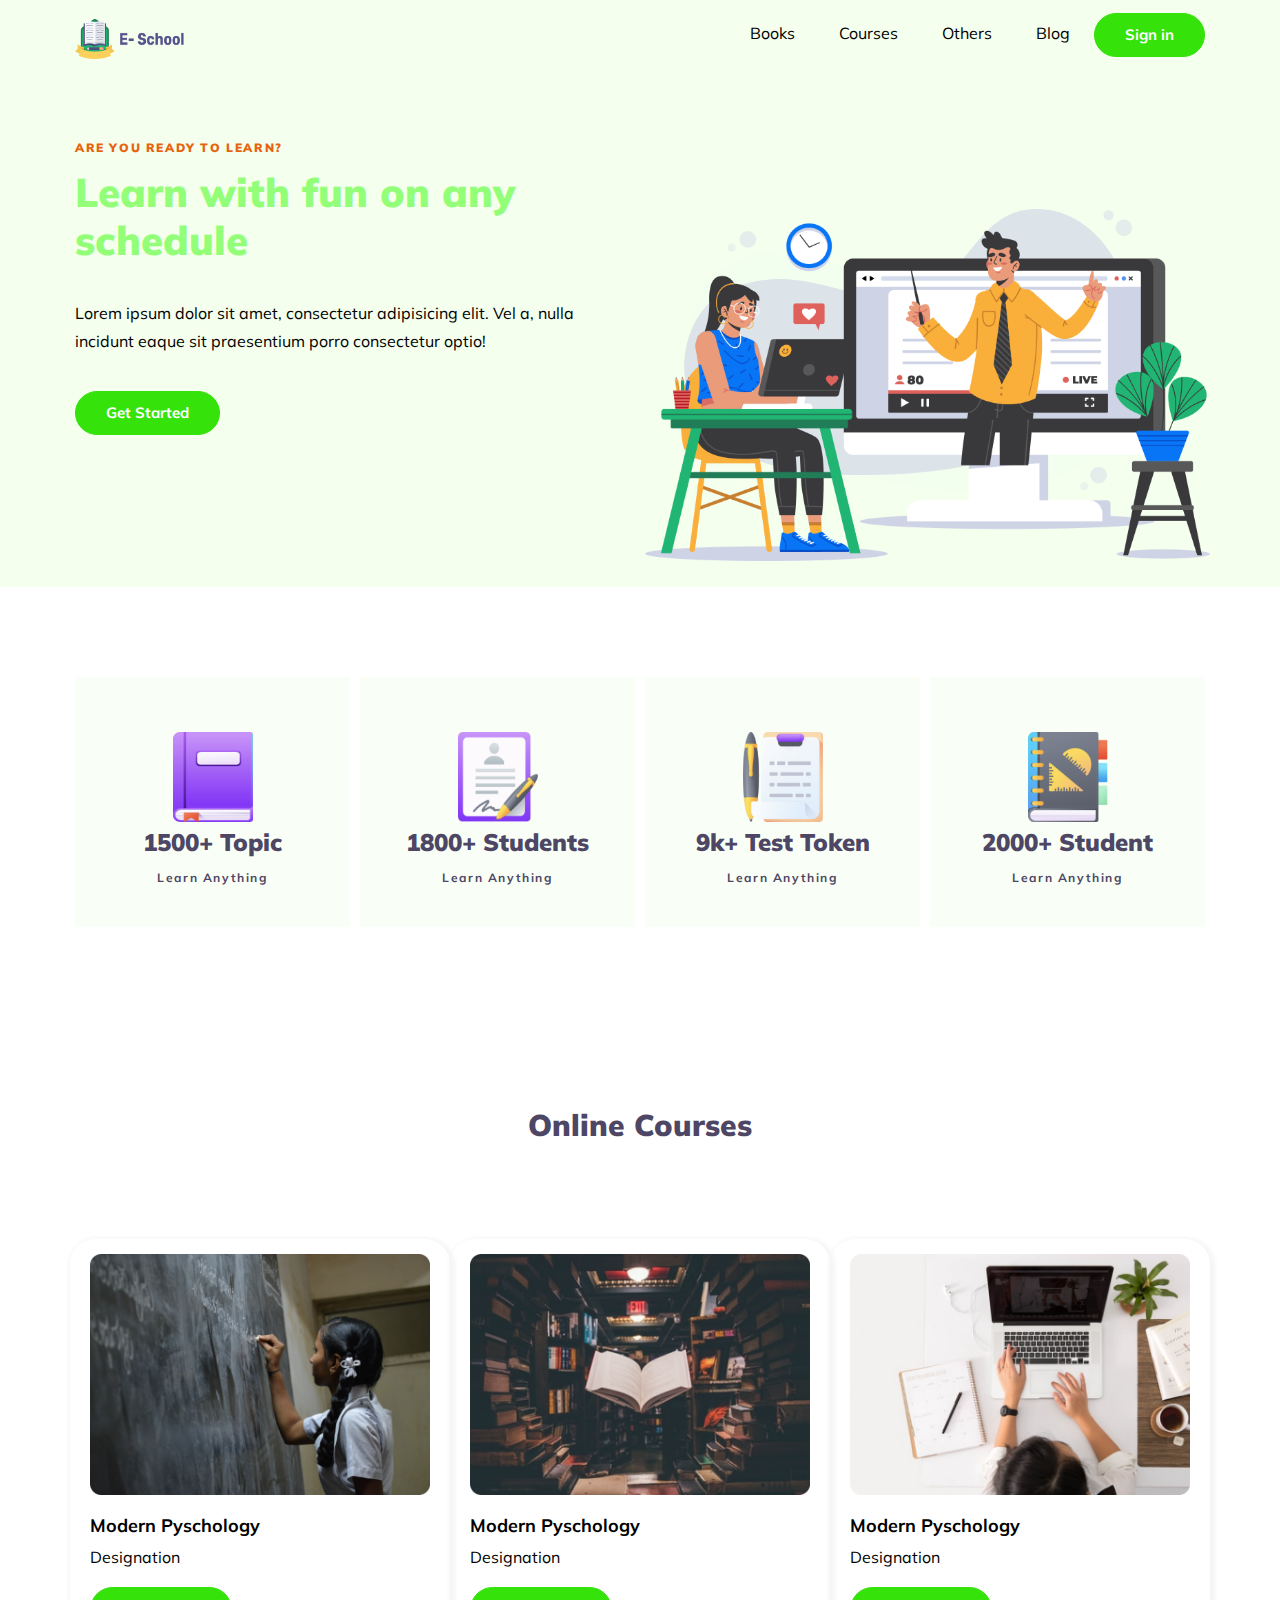
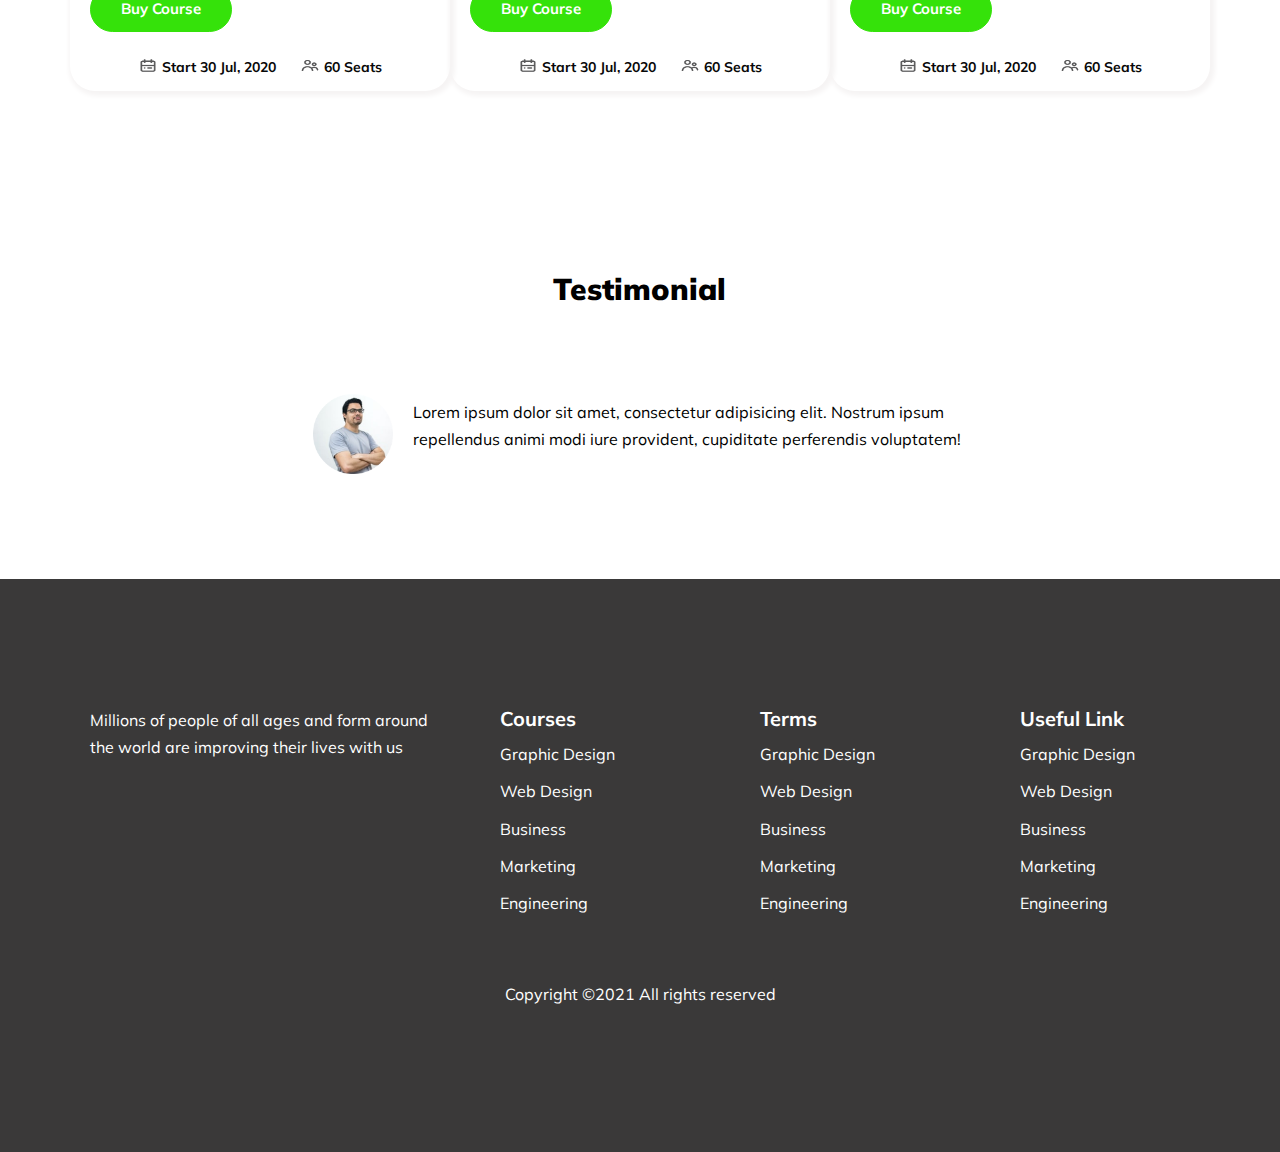
<file: index.html>
<!doctype html>
<html lang="en">
    <head>
        <title>E-School</title>
        <meta charset="utf-8">
        <meta name="viewport" content="width=device-width, initial-scale=1, shrink-to-fit=no">
        <link href="https://fonts.googleapis.com/css2?family=Mulish:wght@400;700;900&display=swap" rel="stylesheet">
        <link rel="stylesheet" href="css/style.css" />
    </head>
    <body data-spy="scroll" data-target=".site-navbar-target" data-offset="300">
        <div class="site-wrap">
            <div class="site-mobile-menu site-navbar-target">
                <div class="site-mobile-menu-header">
                    <div class="site-mobile-menu-close mt-3">
                        <span class="icon-close2 js-menu-toggle"></span>
                    </div>
                </div>
                <div class="site-mobile-menu-body"></div>
            </div>
            <header class="site-navbar light js-sticky-header site-navbar-target" role="banner">
                <div class="container">
                    <div class="row align-items-center">
                        <div class="col-6 col-xl-2">
                            <div><img src="icons/Logo.png" class="site-logo"></img></div>
                        </div>
                        <div class="col-12 col-md-10 d-none d-xl-block">
                            <nav class="site-navigation position-relative text-right" role="navigation">
                                <ul class="site-menu main-menu js-clone-nav mr-auto d-none d-lg-block">
                                    <li><a href="" class="nav-link">Books</a></li>
                                    <li><a href="" class="nav-link">Courses</a></li>
                                    <li><a href="" class="nav-link">Others</a></li>
                                    <li><a href="" class="nav-link">Blog</a></li>
                                    <li><button class="btn btn-primary">Sign in</button></li>
                                </ul>
                            </nav>
                        </div>
                        <div class="col-6 d-inline-block d-xl-none ml-md-0 py-3" style="position: relative; top: 3px;"><a href="#" class="site-menu-toggle js-menu-toggle float-right"><span class="icon-menu h3 text-black"></span></a></div>
                    </div>
                </div>
            </header>
            <div class="hero-v1">
                <div class="container">
                    <div class="row align-items-center">
                        <div class="col-lg-6 mr-auto text-center text-lg-left">
                            <span class="d-block subheading">Are You Ready to Learn?</span>
                            <h1 class="heading mb-3">Learn with fun on <span class="inside-text">any schedule</span> </h1>
                            <p class="site-text">Lorem ipsum dolor sit amet, consectetur adipisicing elit. Vel a, nulla incidunt eaque sit praesentium porro consectetur optio!</p>
                            <p class="mb-4"><button class="btn btn-primary" onclick="location.href='form.html'">Get Started</button></p>
                        </div>
                        <div class="col-lg-6">
                            <figure class="illustration">
                                <img src="images/Illustration.png" alt="Image" class="img-fluid">
                            </figure>
                        </div>
                        <div class="col-lg-6"></div>
                    </div>
                </div>
            </div>
            
            <div class="site-section stats">
                <div class="container">
                    <div class="row">
                        <div class="col-lg-3">
                            <a href="#" class="thumb">
                            <div class="data icon-5">
                                <span class="icon text-primary">
                                <img src="icons/book.png" class = "icon-4"></img>
                                </span>
                                <strong class="d-block number">1500+ Topic</strong>
                                <span class="label">Learn Anything</span>
                            </div>
                            </a>
                        </div>
                        <div class="col-lg-3">
                            <a href="#" class="thumb">
                            <div class="data icon-5">
                                <span class="icon text-primary">
                                    <img src="icons/Student.png" class = "icon-4"></img>
                                </span>
                                <strong class="d-block number">1800+ Students</strong>
                                <span class="label">Learn Anything</span>
                            </div>
                            </a>
                        </div>
                        <div class="col-lg-3">
                            <a href="#" class="thumb">
                            <div class="data icon-5">
                                <span class="icon text-primary">
                                    <img src="icons/Test.png" class = "icon-4"></img>
                                </span>
                                <strong class="d-block number">9k+ Test Token</strong>
                                <span class="label">Learn Anything</span>
                            </div>
                            </a>
                        </div>
                        <div class="col-lg-3">
                            <a href="#" class="thumb">
                            <div class="data icon-5">
                                <span class="icon text-primary">
                                    <img src="icons//Students.png" class = "icon-4"></img>
                                </span>
                                <strong class="d-block number">2000+ Student</strong>
                                <span class="label">Learn Anything</span>
                            </div>
                            </a>
                        </div>
                    </div>
                </div>
            </div>
            <div class="site-section">
                <div class="container">
                    <div class="row mb-5">
                        <div class="col-lg-7 mx-auto text-center">
                            <h1 class="mb-5 section-heading">Online Courses</h1>
                        </div>
                    </div>
                    <div class="row">
                        <div class="col-lg-4">
                            <div class="post-entry">
                                <a href="#" class="thumb">
                                <img src="images/Morder pyschology.png" alt="Image" class="img-fluid">
                                </a>
                                <h3 class = "site-text">Modern Pyschology</h3>
                                <p class = "site-text-1">Designation</p>
                                <p class="mb-4 site"><button class="btn btn-primary" id="course1">Buy Course</button></p>
                                <div class="post-meta text-center">
                                    <a href="">
                                    <img src="icons/calendar.png"  alt="" class="icon-courses">
                                    <span>Start 30 Jul, 2020</span>
                                    </a>
                                    <a href="#">
                                    <img src="icons/people.png"  alt="" class="icon-courses">
                                    <span id="seatNumber1">60</span> Seats
                                    </a>
                                </div>
                            </div>
                        </div>
                        <div class="col-lg-4">
                            <div class="post-entry">
                                <a href="#" class="thumb">
                                <img src="images/Morder psyc.png" alt="Image" class="img-fluid">
                                </a>
                                <h3 class = "site-text">Modern Pyschology</h3>
                                <p class = "site-text-1">Designation</p>
                                <p class="mb-4 site"><button class="btn btn-primary" id="course2">Buy Course</button></p>
                                <div class="post-meta text-center">
                                    <a href="">
                                    <img src="icons/calendar.png"  alt="" class="icon-courses">
                                    <span>Start 30 Jul, 2020</span>
                                    </a>
                                    <a href="#">
                                        <img src="icons/people.png"  alt="" class="icon-courses">
                                        <span id="seatNumber2">60</span> Seats
                                    </a>
                                </div>
                            </div>
                        </div>
                        <div class="col-lg-4">
                            <div class="post-entry">
                                <a href="#" class="thumb">
                                <img src="images/Morder pychons.png" alt="Image" class="img-fluid">
                                </a>
                                <h3 class = "site-text">Modern Pyschology</h3>
                                <p class = "site-text-1">Designation</p>
                                <p class="mb-4 site"><button class="btn btn-primary" id="course3">Buy Course</button></p>
                                <div class="post-meta text-center">
                                    <a href="">
                                    <img src="icons/calendar.png"  alt="" class="icon-courses">
                                    <span>Start 30 Jul, 2020</span>
                                    </a>
                                    <a href="#">
                                    <img src="icons/people.png"  alt="" class="icon-courses">
                                    <span id="seatNumber3">60</span> Seats
                                    </a>
                                </div>
                            </div>
                        </div>
                    </div>
                </div>
            </div>
            <div class="site-section bg-primary-light">
                <div class="container">
                    <div class="row mb-5">
                        <div class="col-lg-7 mx-auto text-center">
                            <h2 class="mb-4 section-heading-1">Testimonial</h2>
                        </div>
                    </div>
                    <div class="row">
                        <div class="col-lg-7 mx-auto text-center">
                            <div class="symptom d-flex">
                                <div class="img">
                                    <img src="images/Man.png" alt="Image" class="img-fluid">
                                </div>
                                <div >
                                    <p class = "site-text"> Lorem ipsum dolor sit amet, consectetur adipisicing elit. Nostrum ipsum repellendus animi modi iure provident, cupiditate perferendis voluptatem!</p>
                                </div>
                            </div>
                        </div>
                    </div>
                </div>
            </div>
            <div class="site-footer">
                <div class="container">
                    <div class="row">
                        <div class="col-lg-4-f">
                            <p>Millions of people of all ages and form around the world are improving their lives with us</p>
                        </div>
                        <div class="col-lg-8">
                            <div class="row">
                                <div class="col-lg-4-f">
                                    <ul class="list-unstyled">
                                        <li><h5>Courses</h5></li>
                                        <li><a href="#">Graphic Design</a></li>
                                        <li><a href="#">Web Design</a></li>
                                        <li><a href="#">Business</a></li>
                                        <li><a href="#">Marketing</a></li>
                                        <li><a href="#">Engineering</a></li>
                                    </ul>
                                </div>
                                <div class="col-lg-4-f">
                                    <ul class="list-unstyled">
                                        <li><h5>Terms</h5></li>
                                        <li><a href="#">Graphic Design</a></li>
                                        <li><a href="#">Web Design</a></li>
                                        <li><a href="#">Business</a></li>
                                        <li><a href="#">Marketing</a></li>
                                        <li><a href="#">Engineering</a></li>
                                    </ul>
                                </div>
                                <div class="col-lg-4-f">
                                    <ul class="list-unstyled">
                                        <li><h5>Useful Link</h5></li>
                                        <li><a href="#">Graphic Design</a></li>
                                        <li><a href="#">Web Design</a></li>
                                        <li><a href="#">Business</a></li>
                                        <li><a href="#">Marketing</a></li>
                                        <li><a href="#">Engineering</a></li>
                                    </ul>
                                </div>
                            </div>
                        </div>
                    </div>
                    <div class="row text-center">
                        <div class="col-md-12">
                        <div class="pt-5">
                        <p class="copyright">Copyright ©2021 All rights reserved</p>
                        </div>
                        </div>
                        </div>
                </div>
            </div>
        </div>
        </div> 
        
        <script type="text/javascript" src="js/jquery-3.6.0.min.js"></script>

        <script type="text/javascript">
            $('#course1').click(function() {
                $('#seatNumber1').html(function(i, val) { 
                    val = val*1-1;
                    if (val > -1){
                        return  val;
                    }
                });
            });
            $('#course2').click(function() {
                $('#seatNumber2').html(function(i, val) { 
                    val = val*1-1;
                    if (val > -1){
                        return  val;
                    }
                });
            });
            $('#course3').click(function() {
                $('#seatNumber3').html(function(i, val) { 
                    val = val*1-1;
                    if (val > -1){
                        return  val;
                    }
                });
            });
        </script>
    </body>
</html>
</file>
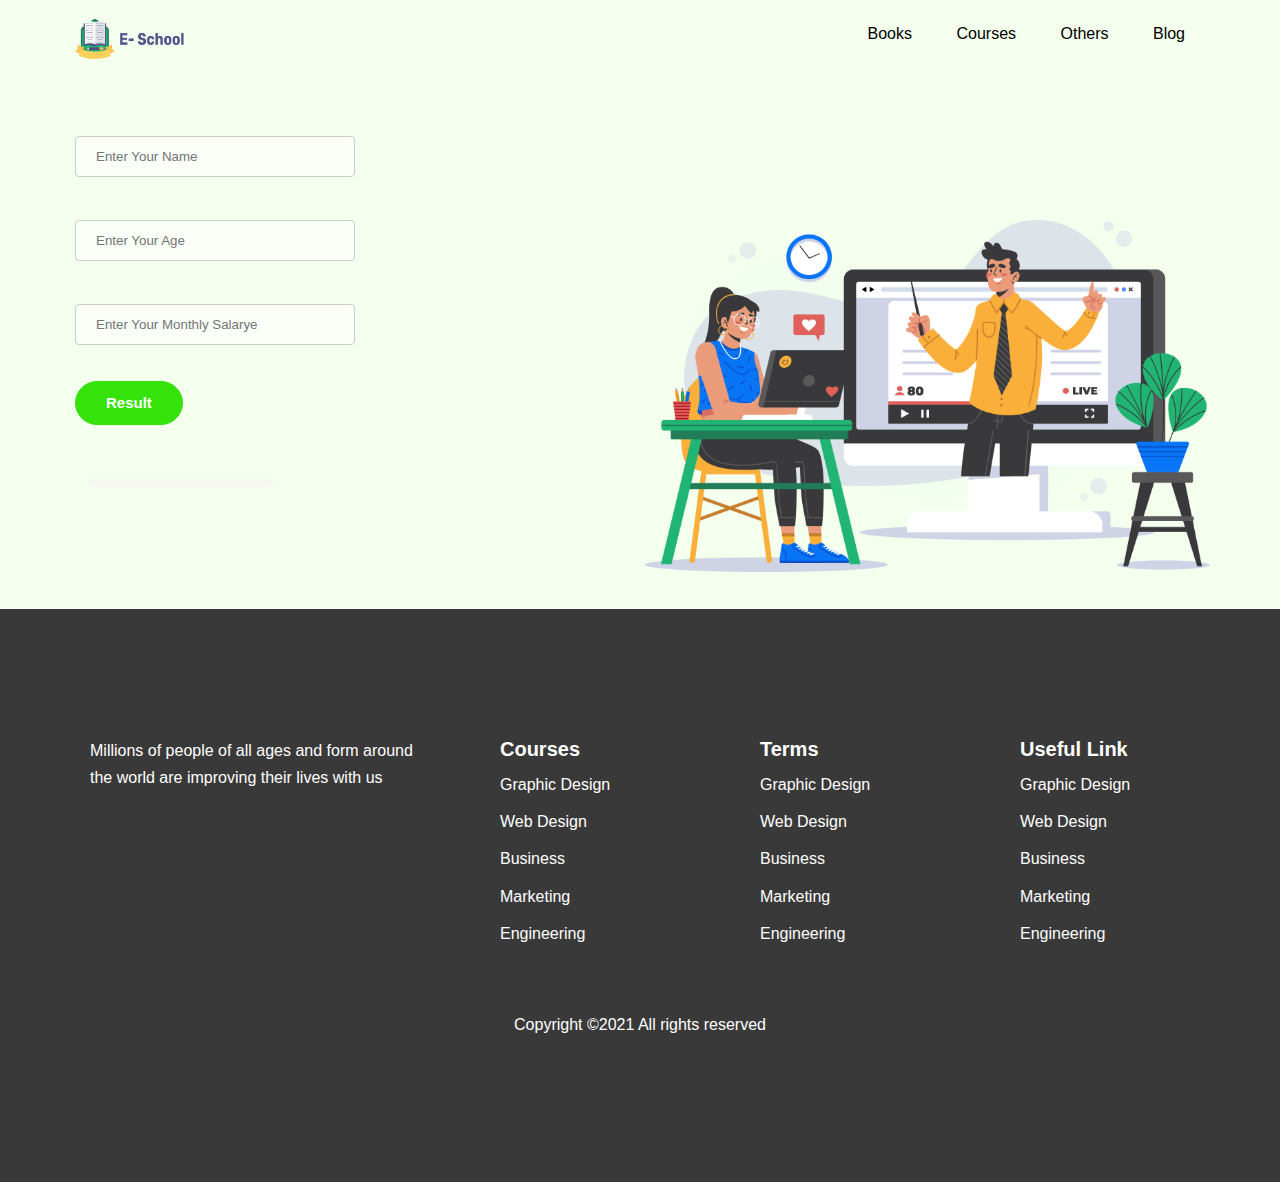
<file: form.html>
<html lang="en">
<head>
    <meta charset="UTF-8">
    <meta http-equiv="X-UA-Compatible" content="IE=edge">
    <meta name="viewport" content="width=device-width, initial-scale=1.0">
    <title>Form</title>
    <link rel="stylesheet" href="css/style.css">
</head>
<body>
    <header class="site-navbar light js-sticky-header site-navbar-target" role="banner">
        <div class="container">
            <div class="row align-items-center">
                <div class="col-6 col-xl-2">
                    <div><img src="icons/Logo.png" class="site-logo"></img></div>
                </div>
                <div class="col-12 col-md-10 d-none d-xl-block">
                    <nav class="site-navigation position-relative text-right" role="navigation">
                        <ul class="site-menu main-menu js-clone-nav mr-auto d-none d-lg-block">
                            <li><a href="" class="nav-link">Books</a></li>
                            <li><a href="" class="nav-link">Courses</a></li>
                            <li><a href="" class="nav-link">Others</a></li>
                            <li><a href="" class="nav-link">Blog</a></li>
                        </ul>
                    </nav>
                </div>
                <div class="col-6 d-inline-block d-xl-none ml-md-0 py-3" style="position: relative; top: 3px;"><a href="#" class="site-menu-toggle js-menu-toggle float-right"><span class="icon-menu h3 text-black"></span></a></div>
            </div>
        </div>
    </header>
    <div class="hero-v1">
        <div class="container">
            <div class="row align-items-center">
                <div class="col-lg-6 mr-auto text-center text-lg-left">
                    <div class="input">
                    <input id = 'Name' type="text" placeholder="Enter Your Name" class>
                    <br><br>
                    <input id = 'Age' type="number" placeholder="Enter Your Age">
                    <br><br>
                    <input id = 'MonthlySalary' type="number" placeholder="Enter Your Monthly Salarye">
                    <br><br>
                    <button class = "btn btn-primary" onclick="process()">Result</button>
                </div>
                <div class="container">
                    <div class="row mb-5">
                        <div class="col-lg-7 mx-auto text-center">
                            <h1 class = "site-text" id = "h1"></h3>
                        </div>
                    </div>
                    <div class="col-lg-4">
                        <div class="post-entry">
                            <h3 class = "site-text" id = "h3"></h3>
                            <p class = "site-text-1" id = "p1"></p>
                        </div>
                    </div>
                </div>
            </div>
                <div class="col-lg-6">
                    <figure class="illustration">
                        <img src="images/Illustration.png" alt="Image" class="img-fluid">
                    </figure>
                </div>
                <div class="col-lg-6"></div>
            </div>
        </div>
    </div>
    <div class="site-footer">
        <div class="container">
            <div class="row">
                <div class="col-lg-4-f">
                    <p>Millions of people of all ages and form around the world are improving their lives with us</p>
                </div>
                <div class="col-lg-8">
                    <div class="row">
                        <div class="col-lg-4-f">
                            <ul class="list-unstyled">
                                <li><h5>Courses</h5></li>
                                <li><a href="#">Graphic Design</a></li>
                                <li><a href="#">Web Design</a></li>
                                <li><a href="#">Business</a></li>
                                <li><a href="#">Marketing</a></li>
                                <li><a href="#">Engineering</a></li>
                            </ul>
                        </div>
                        <div class="col-lg-4-f">
                            <ul class="list-unstyled">
                                <li><h5>Terms</h5></li>
                                <li><a href="#">Graphic Design</a></li>
                                <li><a href="#">Web Design</a></li>
                                <li><a href="#">Business</a></li>
                                <li><a href="#">Marketing</a></li>
                                <li><a href="#">Engineering</a></li>
                            </ul>
                        </div>
                        <div class="col-lg-4-f">
                            <ul class="list-unstyled">
                                <li><h5>Useful Link</h5></li>
                                <li><a href="#">Graphic Design</a></li>
                                <li><a href="#">Web Design</a></li>
                                <li><a href="#">Business</a></li>
                                <li><a href="#">Marketing</a></li>
                                <li><a href="#">Engineering</a></li>
                            </ul>
                        </div>
                    </div>
                </div>
            </div>
            <div class="row text-center">
                <div class="col-md-12">
                <div class="pt-5">
                <p class="copyright">Copyright ©2021 All rights reserved</p>
                </div>
                </div>
                </div>
        </div>
    </div>
    <script src="js/index.js"></script>
</body>
</html>
</file>
<file: css/style.css>
:root {
	--blue: #007bff;
	--indigo: #6610f2;
	--purple: #6f42c1;
	--pink: #e83e8c;
	--red: #e84a5f;
	--orange: #fd7e14;
	--yellow: #ffc107;
	--green: #a8df65;
	--teal: #20c997;
	--cyan: #47eef4;
	--white: #fff;
	--gray: #6c757d;
	--gray-dark: #343a40;
	--primary: #6f42c1;
	--secondary: #47eef4;
	--success: #a8df65;
	--info: #47eef4;
	--warning: #ffc107;
	--danger: #e84a5f;
	--light: #f8f9fa;
	--dark: #343a40;
	--breakpoint-xs: 0;
	--breakpoint-sm: 576px;
	--breakpoint-md: 768px;
	--breakpoint-lg: 992px;
	--breakpoint-xl: 1200px;
	--font-family-sans-serif: "Mulish", -apple-system, BlinkMacSystemFont, "Segoe UI", Roboto, "Helvetica Neue", Arial, "Noto Sans", sans-serif, "Apple Color Emoji", "Segoe UI Emoji", "Segoe UI Symbol", "Noto Color Emoji";
	--font-family-monospace: SFMono-Regular, Menlo, Monaco, Consolas, "Liberation Mono", "Courier New", monospace
}

*,
*::before,
*::after {
	-webkit-box-sizing: border-box;
	box-sizing: border-box
}

html {
	font-family: sans-serif;
	line-height: 1.15;
	-webkit-text-size-adjust: 100%;
	-webkit-tap-highlight-color: rgba(0, 0, 0, 0)
}

figure, header, nav {
	display: block
}

body {
	margin: 0;
	font-family: "Mulish", -apple-system, BlinkMacSystemFont, "Segoe UI", Roboto, "Helvetica Neue", Arial, "Noto Sans", sans-serif, "Apple Color Emoji", "Segoe UI Emoji", "Segoe UI Symbol", "Noto Color Emoji";
	font-size: 1rem;
	font-weight: 400;
	line-height: 1.5;
	color: #212529;
	text-align: left;
	background-color: #fff
}

[tabindex="-1"]:focus {
	outline: 0!important
}

hr {
	-webkit-box-sizing: content-box;
	box-sizing: content-box;
	height: 0;
	overflow: visible
}

h1,
h2,
h3,
h4,
h5,
h6 {
	margin-top: 0;
	margin-bottom: .5rem
}

p {
	margin-top: 0;
	margin-bottom: 1rem
}

ul {
	margin-top: 0;
	margin-bottom: 1rem
}

a {
	color: black;
	text-decoration: none;
	background-color: transparent
}

a:hover {
	color: yellowgreen;
	text-decoration: underline
}

a:not([href]):not([tabindex]) {
	color: inherit;
	text-decoration: none
}

a:not([href]):not([tabindex]):hover,
a:not([href]):not([tabindex]):focus {
	color: inherit;
	text-decoration: none
}

a:not([href]):not([tabindex]):focus {
	outline: 0
}

button:focus {
	outline: 1px dotted;
	outline: 5px auto -webkit-focus-ring-color
}

figure {
	margin: 0 0 1rem
}

img {
	vertical-align: middle;
	border-style: none
}

button {
	margin: 0;
	font-family: inherit;
	font-size: inherit;
	line-height: inherit
}

button,
input {
	overflow: visible
}

button {
	text-transform: none
}

button,
[type="button"],
[type="reset"],
[type="submit"] {
	-webkit-appearance: button
}

button:not(:disabled),
[type="button"]:not(:disabled),
[type="reset"]:not(:disabled),
[type="submit"]:not(:disabled) {
	cursor: pointer
}

button::-moz-focus-inner,
[type="button"]::-moz-focus-inner,
[type="reset"]::-moz-focus-inner,
[type="submit"]::-moz-focus-inner {
	padding: 0;
	border-style: none
}

h1,
h2,
h3,
h4,
h5,
h6,
.h1,
.h2,
.h3,
.h4,
.h5,
.h6 {
	margin-bottom: .5rem;
	font-weight: 700;
	line-height: 1.2
}

h1,
.h1 {
	font-size: 2.5rem
}

h2,
.h2 {
	font-size: 2rem
}

h3,
.h3 {
	font-size: 1.75rem
}

h4,
.h4 {
	font-size: 1.5rem
}

h5,
.h5 {
	font-size: 1.25rem
}

h6,
.h6 {
	font-size: 1rem
}

.img-fluid {
	max-width: 100%;
	height: auto;
	padding-top: 15px;
}

.figure {
	display: inline-block
}

.container {
	width: 100%;
	padding-right: 15px;
	padding-left: 15px;
	margin-right: auto;
	margin-left: auto
}

@media (min-width:576px) {
	.container {
		max-width: 540px
	}
}

@media (min-width:768px) {
	.container {
		max-width: 720px
	}
}

@media (min-width:992px) {
	.container {
		max-width: 960px
	}
}

@media (min-width:1200px) {
	.container {
		max-width: 1140px
	}
}

.row {
	display: -webkit-box;
	display: -ms-flexbox;
	display: flex;
	-ms-flex-wrap: wrap;
	flex-wrap: wrap;
	margin-right: -15px;
	margin-left: -15px;
	border-radius: 25px;
}

.col-6,
.col-7,
.col-12,
.col-lg-3,
.col-lg-4,
.col-sm-3,
.col-sm-6,
.col-md-3,
.col-md-4,
.col-md-5,
.col-md-6,
.col-md-8,
.col-md-9,
.col-md-10,
.col-md-12,
.col-lg-5,
.col-lg-6,
.col-lg-7,
.col-lg-8,
.col-lg-10,
.col-lg-12,
.col-xl-2 {
	position: relative;
	width: 100%;
	padding-right: 5px;
	padding-left: 5px
}
.col-lg-3{
	border-radius: 25px;
	position: relative;
	width: 100%;
	padding-right: 5px;
	padding-left: 5px;
	
}
.col-lg-4{
	border-radius: 25px;
	position: relative;
	width: 100%;
	padding-right: 20px;
	padding-left: 20px;
	box-shadow: 2px 2px 5px 3px #f6f4f4;
	
}
.col-lg-4-f{
	position: relative;
	width: 100%;
	padding-right: 20px;
	padding-left: 20px;
}
.col {
	-ms-flex-preferred-size: 0;
	flex-basis: 0;
	-webkit-box-flex: 1;
	-ms-flex-positive: 1;
	flex-grow: 1;
	max-width: 100%
}

.col-6 {
	-webkit-box-flex: 0;
	-ms-flex: 0 0 50%;
	flex: 0 0 50%;
	max-width: 50%
}

.col-7 {
	-webkit-box-flex: 0;
	-ms-flex: 0 0 58.33333%;
	flex: 0 0 58.33333%;
	max-width: 58.33333%
}

.col-12 {
	-webkit-box-flex: 0;
	-ms-flex: 0 0 100%;
	flex: 0 0 100%;
	max-width: 100%
}

@media (min-width:576px) {
	.col-sm-3 {
		-webkit-box-flex: 0;
		-ms-flex: 0 0 25%;
		flex: 0 0 25%;
		max-width: 25%
	}
	.col-sm-6 {
		-webkit-box-flex: 0;
		-ms-flex: 0 0 50%;
		flex: 0 0 50%;
		max-width: 50%
	}
}

@media (min-width:768px) {
	.col-md-3 {
		-webkit-box-flex: 0;
		-ms-flex: 0 0 25%;
		flex: 0 0 25%;
		max-width: 25%
	}
	.col-md-4 {
		-webkit-box-flex: 0;
		-ms-flex: 0 0 33.33333%;
		flex: 0 0 33.33333%;
		max-width: 33.33333%
	}
	.col-md-5 {
		-webkit-box-flex: 0;
		-ms-flex: 0 0 41.66667%;
		flex: 0 0 41.66667%;
		max-width: 41.66667%
	}
	.col-md-6 {
		-webkit-box-flex: 0;
		-ms-flex: 0 0 50%;
		flex: 0 0 50%;
		max-width: 50%
	}
	.col-md-8 {
		-webkit-box-flex: 0;
		-ms-flex: 0 0 66.66667%;
		flex: 0 0 66.66667%;
		max-width: 66.66667%
	}
	.col-md-9 {
		-webkit-box-flex: 0;
		-ms-flex: 0 0 75%;
		flex: 0 0 75%;
		max-width: 75%
	}
	.col-md-10 {
		-webkit-box-flex: 0;
		-ms-flex: 0 0 83.33333%;
		flex: 0 0 83.33333%;
		max-width: 83.33333%
	}
	.col-md-12 {
		-webkit-box-flex: 0;
		-ms-flex: 0 0 100%;
		flex: 0 0 100%;
		max-width: 100%
	}
}

@media (min-width:992px) {
	.col-lg-3 {
		-webkit-box-flex: 0;
		-ms-flex: 0 0 25%;
		flex: 0 0 25%;
		max-width: 25%
	}
	.col-lg-4 {
		-webkit-box-flex: 0;
		-ms-flex: 0 0 33.33333%;
		flex: 0 0 33.33333%;
		max-width: 33.33333%
	}
	.col-lg-4-f {
		-webkit-box-flex: 0;
		-ms-flex: 0 0 33.33333%;
		flex: 0 0 33.33333%;
		max-width: 33.33333%
	}
	.col-lg-5 {
		-webkit-box-flex: 0;
		-ms-flex: 0 0 41.66667%;
		flex: 0 0 41.66667%;
		max-width: 41.66667%
	}
	.col-lg-6 {
		-webkit-box-flex: 0;
		-ms-flex: 0 0 50%;
		flex: 0 0 50%;
		max-width: 50%
	}
	.col-lg-7 {
		-webkit-box-flex: 0;
		-ms-flex: 0 0 58.33333%;
		flex: 0 0 58.33333%;
		max-width: 58.33333%
	}
	.col-lg-8 {
		-webkit-box-flex: 0;
		-ms-flex: 0 0 66.66667%;
		flex: 0 0 66.66667%;
		max-width: 66.66667%
	}
	.col-lg-10 {
		-webkit-box-flex: 0;
		-ms-flex: 0 0 83.33333%;
		flex: 0 0 83.33333%;
		max-width: 83.33333%
	}
	.col-lg-12 {
		-webkit-box-flex: 0;
		-ms-flex: 0 0 100%;
		flex: 0 0 100%;
		max-width: 100%
	}
}

@media (min-width:1200px) {
	.col-xl-2 {
		-webkit-box-flex: 0;
		-ms-flex: 0 0 16.66667%;
		flex: 0 0 16.66667%;
		max-width: 16.66667%
	}
}

.btn {
	display: inline-block;
	font-weight: 400;
	color: #212529;
	text-align: center;
	vertical-align: middle;
	-webkit-user-select: none;
	-moz-user-select: none;
	-ms-user-select: none;
	user-select: none;
	background-color: transparent;
	border: 1px solid transparent;
	padding: .375rem .75rem;
	font-size: 1rem;
	line-height: 1.5;
	border-radius: .25rem;
	-webkit-transition: color .15s ease-in-out, background-color .15s ease-in-out, border-color .15s ease-in-out, -webkit-box-shadow .15s ease-in-out;
	transition: color .15s ease-in-out, background-color .15s ease-in-out, border-color .15s ease-in-out, -webkit-box-shadow .15s ease-in-out;
	-o-transition: color .15s ease-in-out, background-color .15s ease-in-out, border-color .15s ease-in-out, box-shadow .15s ease-in-out;
	transition: color .15s ease-in-out, background-color .15s ease-in-out, border-color .15s ease-in-out, box-shadow .15s ease-in-out;
	transition: color .15s ease-in-out, background-color .15s ease-in-out, border-color .15s ease-in-out, box-shadow .15s ease-in-out, -webkit-box-shadow .15s ease-in-out
}

@media (prefers-reduced-motion:reduce) {
	.btn {
		-webkit-transition: none;
		-o-transition: none;
		transition: none
	}
}

.btn:hover {
	color: #212529;
	text-decoration: none
}

.btn:focus,
.btn.focus {
	outline: 0;
	-webkit-box-shadow: 0 0 0 .2rem rgba(111, 66, 193, .25);
	box-shadow: 0 0 0 .2rem rgba(111, 66, 193, .25)
}

.btn.disabled,
.btn:disabled {
	opacity: .65
}

a.btn.disabled,
fieldset:disabled a.btn {
	pointer-events: none
}

.btn-primary {
	color: #fff;
	background-color: #6f42c1;
	border-color: #6f42c1;
}

.btn-primary:hover {
	color: #fff;
	background-color: #5e37a6;
	border-color: #59339d
}

.btn-primary:focus,
.btn-primary.focus {
	-webkit-box-shadow: 0 0 0 .2rem rgba(133, 94, 202, .5);
	box-shadow: 0 0 0 .2rem rgba(133, 94, 202, .5)
}

.btn-primary.disabled,
.btn-primary:disabled {
	color: #fff;
	background-color: #6f42c1;
	border-color: #6f42c1
}

.btn-primary:not(:disabled):not(.disabled):active,
.btn-primary:not(:disabled):not(.disabled).active,
.show>.btn-primary.dropdown-toggle {
	color: #fff;
	background-color: #59339d;
	border-color: #533093
}

.btn-primary:not(:disabled):not(.disabled):active:focus,
.btn-primary:not(:disabled):not(.disabled).active:focus,
.show>.btn-primary.dropdown-toggle:focus {
	-webkit-box-shadow: 0 0 0 .2rem rgba(133, 94, 202, .5);
	box-shadow: 0 0 0 .2rem rgba(133, 94, 202, .5)
}

.btn-sm {
	padding: .25rem .5rem;
	font-size: .875rem;
	line-height: 1.5;
	border-radius: .2rem
}

.nav-link {
	display: block;
	padding: .5rem 1rem
}

.nav-link:hover,
.nav-link:focus {
	text-decoration: none
}

.nav-link.disabled {
	color: #6c757d;
	pointer-events: none;
	cursor: default
}

.bg-primary {
	background-color: #6f42c1!important
}

a.bg-primary:hover,
a.bg-primary:focus,
button.bg-primary:hover,
button.bg-primary:focus {
	background-color: #59339d!important
}

.bg-light {
	background-color: #f8f9fa!important
}

a.bg-light:hover,
a.bg-light:focus,
button.bg-light:hover,
button.bg-light:focus {
	background-color: #dae0e5!important
}

.bg-transparent {
	background-color: transparent!important
}

.border {
	border: 1px solid #dee2e6!important
}

.border-top {
	border-top: 1px solid #dee2e6!important
}

.border-secondary {
	border-color: #47eef4!important
}

.d-none {
	display: none!important
}

.d-inline-block {
	display: inline-block!important
}

.d-block {
	display: block!important
}

.d-flex {
	display: -webkit-box!important;
	display: -ms-flexbox!important;
	display: flex!important
}

@media (min-width:992px) {
	.d-lg-block {
		display: block!important
	}
}

@media (min-width:1200px) {
	.d-xl-none {
		display: none!important
	}
	.d-xl-block {
		display: block!important
	}
}

.justify-content-center {
	-webkit-box-pack: center!important;
	-ms-flex-pack: center!important;
	justify-content: center!important
}

.justify-content-between {
	-webkit-box-pack: justify!important;
	-ms-flex-pack: justify!important;
	justify-content: space-between!important
}

.align-items-center {
	-webkit-box-align: center!important;
	-ms-flex-align: center!important;
	align-items: center!important
}

.align-self-center {
	-ms-flex-item-align: center!important;
	-ms-grid-row-align: center!important;
	align-self: center!important
}

@media (min-width:768px) {
	.justify-content-md-center {
		-webkit-box-pack: center!important;
		-ms-flex-pack: center!important;
		justify-content: center!important
	}
}

.float-right {
	float: right!important
}

.position-static {
	position: static!important
}

.position-relative {
	position: relative!important
}

.fixed-top {
	position: fixed;
	top: 0;
	right: 0;
	left: 0;
	z-index: 1030
}

.fixed-bottom {
	position: fixed;
	right: 0;
	bottom: 0;
	left: 0;
	z-index: 1030
}

@supports ((position: -webkit-sticky) or (position: sticky)) {
	.sticky-top {
		position: -webkit-sticky;
		position: sticky;
		top: 0;
		z-index: 1020;
	}
}

.sr-only {
	position: absolute;
	width: 1px;
	height: 1px;
	padding: 0;
	overflow: hidden;
	clip: rect(0, 0, 0, 0);
	white-space: nowrap;
	border: 0
}

.h-100 {
	height: 100%!important
}

.mb-0 {
	margin-bottom: 0!important
}

.mr-2 {
	margin-right: .5rem!important
}

.mb-2 {
	margin-bottom: .5rem!important
}

.mt-3 {
	margin-top: 1rem!important
}

.mr-3 {
	margin-right: 1rem!important
}

.mb-3 {
	margin-bottom: 1rem!important
}

.mb-4 {
	margin-bottom: 1.5rem!important
}

.mt-5,
.my-5 {
	margin-top: 3rem!important
}

.mb-5,
.my-5 {
	margin-bottom: 3rem!important
}

.pl-0 {
	padding-left: 0!important
}

.p-1 {
	padding: .25rem!important
}

.p-2 {
	padding: .5rem!important
}

.py-3 {
	padding-top: 1rem!important
}

.pr-3 {
	padding-right: 1rem!important
}

.py-3 {
	padding-bottom: 1rem!important
}

.pl-3 {
	padding-left: 1rem!important
}

.p-5 {
	padding: 3rem!important
}

.pt-5 {
	padding-top: 3rem!important
}

.pb-5 {
	padding-bottom: 3rem!important
}

.mr-auto,
.mx-auto {
	margin-right: auto!important
}

.ml-auto,
.mx-auto {
	margin-left: auto!important
}

@media (min-width:768px) {
	.mb-md-0 {
		margin-bottom: 0!important
	}
	.ml-md-0 {
		margin-left: 0!important
	}
}

@media (min-width:992px) {
	.mb-lg-0 {
		margin-bottom: 0!important
	}
	.mt-lg-5 {
		margin-top: 3rem!important
	}
}

.text-left {
	text-align: left!important
}

.text-right {
	text-align: right!important
}

.text-center {
	text-align: center!important
}

@media (min-width:992px) {
	.text-lg-left {
		text-align: left!important
	}
	.text-lg-right {
		text-align: right!important
	}
}

.text-white {
	color: #fff!important
}

.text-primary {
	color: #6f42c1!important
}

a.text-primary:hover,
a.text-primary:focus {
	color: #4e2d89!important
}

.text-danger {
	color: #e84a5f!important
}

a.text-danger:hover,
a.text-danger:focus {
	color: #cc1a32!important
}

.visible {
	visibility: visible!important
}

.ui-state-disabled {
	cursor: default!important
}

html {
	overflow-x: hidden
}

body {
	line-height: 1.7;
	color: gray;
	font-weight: 400;
	font-size: 1rem
}

::selection {
	background: #000;
	color: #fff
}

a {
	-webkit-transition: .3s all ease;
	-o-transition: .3s all ease;
	transition: .3s all ease
}

a:hover {
	text-decoration: none
}

h1,
h2,
h3,
h4,
h5,
.h1,
.h2,
.h3,
.h4,
.h5 {
	font-family: "Mulish", -apple-system, BlinkMacSystemFont, "Segoe UI", Roboto, "Helvetica Neue", Arial, "Noto Sans", sans-serif, "Apple Color Emoji", "Segoe UI Emoji", "Segoe UI Symbol", "Noto Color Emoji"
}

.text-black {
	color: #000!important
}

body:after {
	-webkit-transition: .3s all ease-in-out;
	-o-transition: .3s all ease-in-out;
	transition: .3s all ease-in-out
}

.offcanvas-menu {
	position: relative
}

.offcanvas-menu:after {
	position: absolute;
	content: "";
	bottom: 0;
	left: 0;
	top: 0;
	right: 0;
	z-index: 999;
	background: rgba(0, 0, 0, .2)
}

.btn {
	font-weight: bolder;
	font-size: 15px;
	border-radius: 30px;
	padding: 10px 30px
}

.btn:hover,
.btn:active,
.btn:focus {
	outline: none;
	-webkit-box-shadow: none!important;
	box-shadow: none!important
}

.btn.btn-primary {
	background: rgb(53, 226, 10);
	border-color: rgb(53, 226, 10);
	color: #fff
}

.btn.btn-primary:hover {
	background: #6f42c1;
	border-color: #6f42c1;
	color: #fff
}

.btn.btn-white {
	border-color: #fff;
	color: #6f42c1;
	background: #fff
}

.btn.btn-white:hover {
	background: transparent;
	border-color: #fff;
	color: #fff
}

.btn.btn-outline-white {
	border-color: #fff;
	color: #fff
}

.btn.btn-outline-white:hover {
	background: #fff;
	color: #6f42c1
}

.site-section {
	padding: 2.5em;
}

@media (min-width:768px) {
	.site-section {
		padding: 8em 0
	}
}

.site-footer {
	padding: 4em 0;
	background-color: rgb(58, 57, 57);
}

@media (min-width:768px) {
	.site-footer {
		padding: 8em 0
	}
}


.site-footer p {
	color: white

}

.site-footer h2,
.site-footer h3,
.site-footer h4,
.site-footer h5 {
	color: white;
	font-weight: bold;
	
}

.site-footer a {
	color: white;
	font-weight: normal;
}

.site-footer a:hover {
	color: rgb(166, 253, 107)
}

.site-footer ul li {
	margin-bottom: 10px
}

.site-footer .footer-heading {
	font-size: 16px;
	color: #000
}

.ul-check {
	margin-bottom: 50px
}

.ul-check li {
	position: relative;
	padding-left: 35px;
	margin-bottom: 15px;
	line-height: 1.5
}

.ul-check li:before {
	left: 0;
	font-size: 20px;
	top: -.3rem;
	font-family: "icomoon";
	content: "\e5ca";
	position: absolute
}

.ul-check.white li:before {
	color: #fff
}

.ul-check.success li:before {
	color: #a8df65
}

.ul-check.primary li:before {
	color: #6f42c1
}

.ul-check li.remove {
	text-decoration: line-through;
	color: #dee2e6
}

.ul-check li.remove:before {
	color: #dee2e6
}

.site-logo {
	padding-top: 10px;
    width: 110px;
    height: 50px;
}

.site-navbar {
	margin-bottom: 0;
	z-index: 1999;
	position: absolute;
	top: 0;
	width: 100%
}

.site-navbar .site-logo {
	position: relative;
	left: 0
}

.site-navbar .site-navigation .site-menu {
	margin-bottom: 0
}

.site-navbar .site-navigation .site-menu .active {
	color: #6f42c1;
	display: inline-block
}

.site-navbar .site-navigation .site-menu a {
	text-decoration: none!important;
	display: inline-block
}

.site-navbar .site-navigation .site-menu>li {
	display: inline-block
}

.site-navbar .site-navigation .site-menu>li.active>a {
	font-weight: 700
}

.site-navbar .site-navigation .site-menu>li>a {
	padding: 20px 20px;
	color: #000;
	display: inline-block;
	text-decoration: none!important
}

.site-navbar .site-navigation .site-menu>li>a:hover {
	color: #4dc142
}

.site-navbar .site-navigation .site-menu>li.social>a {
	top: 15px;
	display: inline-block;
	position: relative;
	width: 20px;
	height: 20px;
	border: 1px solid #efefef;
	border-radius: 50%
}

.site-navbar .site-navigation .site-menu>li.social>a span {
	position: absolute;
	left: 50%;
	top: 50%;
	-webkit-transform: translate(-50%, -50%);
	-ms-transform: translate(-50%, -50%);
	transform: translate(-50%, -50%)
}


.site-navbar .site-navigation .site-menu .has-children {
	position: relative
}

.site-navbar .site-navigation .site-menu .has-children>a {
	position: relative;
	padding-right: 20px
}

.site-navbar .site-navigation .site-menu .has-children>a:before {
	position: absolute;
	content: "\e313";
	font-size: 16px;
	top: 50%;
	right: 0;
	-webkit-transform: translateY(-50%);
	-ms-transform: translateY(-50%);
	transform: translateY(-50%);
	font-family: 'icomoon'
}

.site-navbar .site-navigation .site-menu .has-children .dropdown {
	visibility: hidden;
	opacity: 0;
	top: 100%;
	position: absolute;
	text-align: left;
	border-top: 2px solid #6f42c1;
	-webkit-box-shadow: 0 2px 10px -2px rgba(0, 0, 0, .1);
	box-shadow: 0 2px 10px -2px rgba(0, 0, 0, .1);
	padding: 0 0;
	margin-top: 20px;
	margin-left: 0;
	background: #fff;
	-webkit-transition: .2s 0s;
	-o-transition: .2s 0s;
	transition: .2s 0s
}

.site-navbar .site-navigation .site-menu .has-children .dropdown a {
	text-transform: none;
	letter-spacing: normal;
	-webkit-transition: 0s all;
	-o-transition: 0s all;
	transition: 0s all;
	color: #000
}

.site-navbar .site-navigation .site-menu .has-children .dropdown .active {
	color: #6f42c1!important
}

.site-navbar .site-navigation .site-menu .has-children .dropdown>li {
	list-style: none;
	padding: 0;
	margin: 0;
	min-width: 210px
}

.site-navbar .site-navigation .site-menu .has-children .dropdown>li>a {
	padding: 9px 20px;
	display: block
}


.site-navbar .site-navigation .site-menu .has-children .dropdown>li.has-children>a:before {
	content: "\e315";
	right: 20px
}

.site-navbar .site-navigation .site-menu .has-children .dropdown>li.has-children>.dropdown,
.site-navbar .site-navigation .site-menu .has-children .dropdown>li.has-children>ul {
	left: 100%;
	top: 0
}

.site-navbar .site-navigation .site-menu .has-children:hover>a,
.site-navbar .site-navigation .site-menu .has-children:focus>a,
.site-navbar .site-navigation .site-menu .has-children:active>a {
	color: #6f42c1
}

.site-navbar .site-navigation .site-menu .has-children:hover,
.site-navbar .site-navigation .site-menu .has-children:focus,
.site-navbar .site-navigation .site-menu .has-children:active {
	cursor: pointer
}

.site-navbar .site-navigation .site-menu .has-children:hover>.dropdown,
.site-navbar .site-navigation .site-menu .has-children:focus>.dropdown,
.site-navbar .site-navigation .site-menu .has-children:active>.dropdown {
	-webkit-transition-delay: 0s;
	-o-transition-delay: 0s;
	transition-delay: 0s;
	margin-top: 0;
	visibility: visible;
	opacity: 1
}

.site-mobile-menu {
	width: 300px;
	position: fixed;
	right: 0;
	z-index: 2000;
	padding-top: 20px;
	background: #fff;
	height: calc(100vh);
	-webkit-transform: translateX(110%);
	-ms-transform: translateX(110%);
	transform: translateX(110%);
	-webkit-box-shadow: -10px 0 20px -10px rgba(0, 0, 0, .1);
	box-shadow: -10px 0 20px -10px rgba(0, 0, 0, .1);
	-webkit-transition: .3s all ease-in-out;
	-o-transition: .3s all ease-in-out;
	transition: .3s all ease-in-out
}

.offcanvas-menu .site-mobile-menu {
	-webkit-transform: translateX(0%);
	-ms-transform: translateX(0%);
	transform: translateX(0%)
}

.site-mobile-menu .site-mobile-menu-header {
	width: 100%;
	float: left;
	padding-left: 20px;
	padding-right: 20px
}

.site-mobile-menu .site-mobile-menu-header .site-mobile-menu-close {
	float: right;
	margin-top: 8px
}

.site-mobile-menu .site-mobile-menu-header .site-mobile-menu-close span {
	font-size: 30px;
	display: inline-block;
	padding-left: 10px;
	padding-right: 0;
	line-height: 1;
	cursor: pointer;
	-webkit-transition: .3s all ease;
	-o-transition: .3s all ease;
	transition: .3s all ease
}

.site-mobile-menu .site-mobile-menu-body {
	overflow-y: scroll;
	-webkit-overflow-scrolling: touch;
	position: relative;
	padding: 0 20px 20px 20px;
	height: calc(100vh - 52px);
	padding-bottom: 150px
}

.site-mobile-menu .site-nav-wrap {
	padding: 0;
	margin: 0;
	list-style: none;
	position: relative
}

.site-mobile-menu .site-nav-wrap a {
	padding: 10px 20px;
	display: block;
	position: relative;
	color: #212529
}


.site-mobile-menu .site-nav-wrap li {
	position: relative;
	display: block
}

.site-mobile-menu .site-nav-wrap li .active {
	color: #6f42c1
}

.site-mobile-menu .site-nav-wrap .social {
	display: inline-block
}

.site-mobile-menu .site-nav-wrap .social:hover {
	color: #6f42c1
}

.site-mobile-menu .site-nav-wrap .arrow-collapse {
	position: absolute;
	right: 0;
	top: 10px;
	z-index: 20;
	width: 36px;
	height: 36px;
	text-align: center;
	cursor: pointer;
	border-radius: 50%
}

.site-mobile-menu .site-nav-wrap .arrow-collapse:hover {
	background: #f8f9fa
}

.site-mobile-menu .site-nav-wrap .arrow-collapse:before {
	font-size: 12px;
	z-index: 20;
	font-family: "icomoon";
	content: "\f078";
	position: absolute;
	top: 50%;
	left: 50%;
	-webkit-transform: translate(-50%, -50%) rotate(-180deg);
	-ms-transform: translate(-50%, -50%) rotate(-180deg);
	transform: translate(-50%, -50%) rotate(-180deg);
	-webkit-transition: .3s all ease;
	-o-transition: .3s all ease;
	transition: .3s all ease
}

.site-mobile-menu .site-nav-wrap .arrow-collapse.collapsed:before {
	-webkit-transform: translate(-50%, -50%);
	-ms-transform: translate(-50%, -50%);
	transform: translate(-50%, -50%)
}

.site-mobile-menu .site-nav-wrap>li {
	display: block;
	position: relative;
	float: left;
	width: 100%
}

.site-mobile-menu .site-nav-wrap>li.social {
	float: none!important;
	width: auto!important
}

.site-mobile-menu .site-nav-wrap>li>a {
	padding-left: 20px;
	font-size: 20px
}

.site-mobile-menu .site-nav-wrap>li>ul {
	padding: 0;
	margin: 0;
	list-style: none
}

.site-mobile-menu .site-nav-wrap>li>ul>li {
	display: block
}

.site-mobile-menu .site-nav-wrap>li>ul>li>a {
	padding-left: 40px;
	font-size: 16px
}

.site-mobile-menu .site-nav-wrap>li>ul>li>ul {
	padding: 0;
	margin: 0
}

.site-mobile-menu .site-nav-wrap>li>ul>li>ul>li {
	display: block
}

.site-mobile-menu .site-nav-wrap>li>ul>li>ul>li>a {
	font-size: 16px;
	padding-left: 60px
}

.sticky-wrapper {
	position: absolute;
	z-index: 100;
	width: 100%
}

.sticky-wrapper .site-navbar {
	-webkit-transition: .3s all ease;
	-o-transition: .3s all ease;
	transition: .3s all ease
}

.sticky-wrapper .site-navbar .site-menu-toggle {
	color: #000
}

.sticky-wrapper .site-navbar .site-logo a {
	color: #000
}

.sticky-wrapper .site-navbar .site-menu>li>a {
	color: rgba(0, 0, 0, .7)!important
}


.sticky-wrapper.is-sticky .site-navbar {
	background: #fff;
	border-bottom: 1px solid transparent;
	-webkit-box-shadow: 4px 0 20px -5px rgba(0, 0, 0, .1);
	box-shadow: 4px 0 20px -5px rgba(0, 0, 0, .1)
}

.sticky-wrapper.is-sticky .site-navbar .site-menu-toggle {
	color: #000
}

.sticky-wrapper.is-sticky .site-navbar .site-logo a {
	color: #000
}

.sticky-wrapper.is-sticky .site-navbar .site-menu>li>a {
	color: #000!important
}



.hero-v1 {
	padding: 8rem 0 8rem 0;
	background: rgb(244, 255, 238);
	overflow: hidden;
}

.hero-v1 .heading {
	font-weight: 900;
	color: #93ff79;
	font-size: 40px
}

@media (max-width:991.98px) {
	.hero-v1 .heading {
		font-size: 30px
	}
}

.hero-v1 .subheading {
	padding-top: 10px;
	padding-bottom: 10px;
	font-size: 12px;
	text-transform: uppercase;
	color: rgb(231, 99, 12);
	letter-spacing: .1rem;
	font-weight: 900
}

.hero-v1 .illustration {
	position: relative;
	margin-top: -100px;
	position: absolute
}

.hero-v1 .illustration-2 {
	position: relative;
	margin-top: -200px;
	position: absolute
}

.site-section {
	padding: 90px 0
}

.data {
	text-align: center
}

.data .icon {
	position: relative
}

.data .icon span {
	font-size: 2rem
}

.data .icon:before {
	display: none;
	content: "";
	position: absolute;
	width: 50px;
	left: 0;
	top: -40px;
	height: 50px;
	background: rgba(111, 66, 193, .1);
	z-index: -1;
	border-radius: 50%
}

.data .number {
	font-size: 1.5rem;
	color: #4d4664;
	font-weight: 900
}

.data .label {
	color: #4d4664;
	font-size: 12px;
	letter-spacing: .1rem;
	font-weight: 700
}

.stats .heading {
	color: #fff;
	font-size: 24px;
	font-weight: 700;
	position: absolute;
	top: 50%;
	left: 50%;
	-webkit-transform: translate(-50%, -50%);
	-ms-transform: translate(-50%, -50%);
	transform: translate(-50%, -50%)
}

.section-heading {
	font-size: 30px;
	font-weight: 900;
	color: #4d4664
}

@media (max-width:991.98px) {
	.section-heading {
		font-size: 24px
	}
}

.bg-primary-light {
	background: rgba(254, 254, 255, 0.05)
}

.post-entry {
	text-align: center
}

.post-entry .thumb {
	display: block;
	position: relative;
	margin-bottom: 20px
}

.post-entry .thumb .date {
	position: absolute;
	bottom: 0;
	left: 50%;
	-webkit-transform: translateX(-50%);
	-ms-transform: translateX(-50%);
	transform: translateX(-50%);
	bottom: -5px;
	background: #6f42c1;
	padding: 5px 5px;
	font-size: 12px;
	letter-spacing: .05rem;
	color: rgb(0, 0, 0)
}

.post-entry .post-meta {
	display: block;
	margin-bottom: 10px;
	font-size: 14px;
	font-weight: bolder;
	text-align: left;
}

.post-entry .post-meta,
.post-entry .post-meta a {
	color: rgb(8, 8, 8)
}

.post-entry .post-meta a {
	margin: 0 10px;
	display: inline-block;
}

.post-entry .post-meta a:hover {
	color: rgb(151, 248, 25)
}


.post-entry h3 {
	font-size: 18px;
	font-weight: 700
}

.do h3 {
	font-size: 16px;
	font-weight: 700;
	color: #000;
	margin-bottom: 30px
}

.symptom .img {
	-webkit-box-flex: 0;
	-ms-flex: 0 0 80px;
	flex: 0 0 80px;
	margin-right: 20px
}

.symptom .img img {
	max-width: 100%;
	margin-bottom: 0
}

.symptom .text {
	padding-top: 10px
}

.symptom .text h3 {
	font-size: 16px;
	font-weight: 700;
	color: #6f42c1
}

.symptom .text p {
	line-height: 1.5;
	font-size: 15px;
	margin-bottom: 0
}

.post-meta {
	font-size: 13px;
}

.post-meta a {
	color: #fff;
	border-bottom: 1px solid rgba(255, 255, 255, .5)
}

figure figcaption {
	margin-top: .5rem;
	font-style: italic;
	font-size: .8rem
}

.icon-4{
	width: 80px;
	height : 90px;
}
.icon-5{
	padding-top: 20%;
	height: 250px;
	background-color: rgb(249, 255, 246);
}
.icon-5:hover{
	transform: scale(1.1);
}
.img-fluid:hover{
	transform: scale(1.1);
}
.icon-courses{
	text-align: left;
	padding-bottom: 5px;
	height: 20px;
	width: 20px;
}

h3.site-text{
	font-weight: bolder !important;
	color: black !important;
	text-align: left;
}

p.site-text{
	padding-top: 20px;
	padding-bottom: 20px;
	font-weight: normal !important;
	color: black !important;
	text-align: left;
}

p.site-text-1{
	font-weight: normal !important;
	color: black !important;
	text-align: left;
}

p.site{
	text-align: left;
}

.section-heading-1 {
	font-size: 30px;
	font-weight: 900;
	color: black;
}
.list-unstyled{
	list-style-type: none;
}
input[type=text], select {
	background-color: rgb(250, 255, 247);
	width: 50%;
	padding: 12px 20px;
	margin: 8px 0;
	display: inline-block;
	border: 1px solid #ccc;
	border-radius: 4px;
	box-sizing: border-box;
  }
  input[type=number], select {
	background-color: rgb(250, 255, 247);
	width: 50%;
	padding: 12px 20px;
	margin: 8px 0;
	display: inline-block;
	border: 1px solid #ccc;
	border-radius: 4px;
	box-sizing: border-box;
  }
  input[type=number], select {
	background-color: rgb(250, 255, 247);
	width: 50%;
	padding: 12px 20px;
	margin: 8px 0;
	display: inline-block;
	border: 1px solid #ccc;
	border-radius: 4px;
	box-sizing: border-box;
  }
</file>
